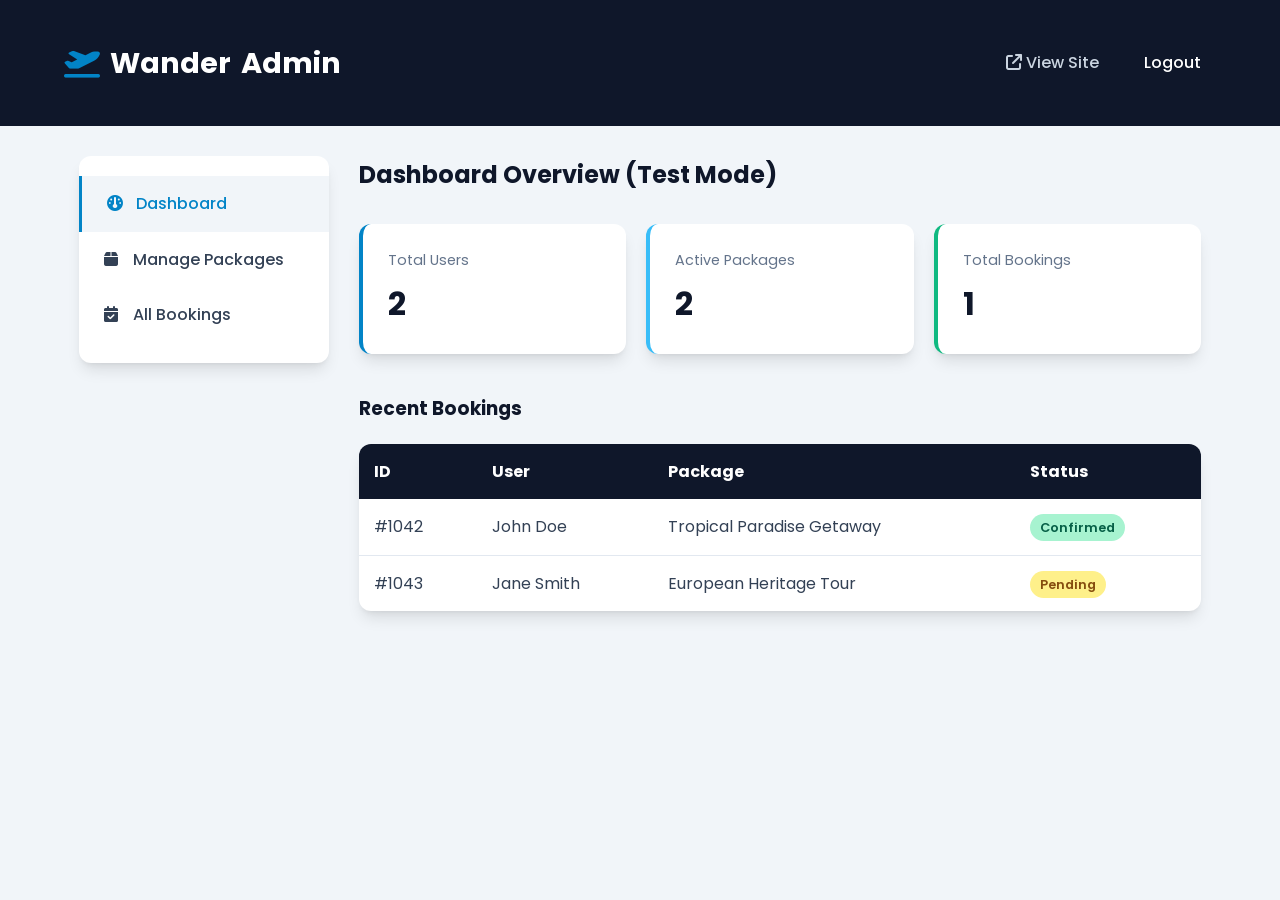
<file: admin_dashboard.html>
<!DOCTYPE html>
<html lang="en">
<head>
    <meta charset="UTF-8">
    <meta name="viewport" content="width=device-width, initial-scale=1.0">
    <title>Admin Dashboard - Wanderlust</title>
    <link rel="stylesheet" href="https://cdnjs.cloudflare.com/ajax/libs/font-awesome/6.4.0/css/all.min.css">
    <link rel="stylesheet" href="assets/css/style.css">
</head>
<body style="background: var(--bg-light);">

    <nav class="navbar" style="background-color: var(--primary-color); position: sticky;">
        <div class="container nav-container" style="padding: 15px 0;">
            <a href="admin_dashboard.html" class="logo" style="color: var(--white);">
                <i class="fa-solid fa-plane-departure" style="color: var(--secondary-color);"></i> Wander<span style="color: var(--white);">Admin</span>
            </a>
            <ul class="nav-links">
                <li><a href="index.html" target="_blank" style="color: #cbd5e1;"><i class="fa-solid fa-arrow-up-right-from-square"></i> View Site</a></li>
                <li><a href="index.html" class="btn btn-danger btn-sm" style="padding: 8px 15px;">Logout</a></li>
            </ul>
        </div>
    </nav>

    <div class="dashboard-layout container" style="margin-top: 30px; display: flex; gap: 30px;">
        <div class="sidebar" style="border-radius: var(--border-radius); width: 250px; background: var(--white); box-shadow: var(--shadow); padding: 20px 0; align-self: start;">
            <div class="sidebar-menu" style="display: flex; flex-direction: column;">
                <a href="admin_dashboard.html" style="padding: 15px 25px; color: var(--secondary-color); font-weight: 500; background: var(--bg-light); border-left: 3px solid var(--secondary-color);"><i class="fa-solid fa-gauge" style="width: 25px;"></i> Dashboard</a>
                <a href="admin_packages.html" style="padding: 15px 25px; color: var(--text-dark); font-weight: 500;"><i class="fa-solid fa-box" style="width: 25px;"></i> Manage Packages</a>
                <a href="admin_bookings.html" style="padding: 15px 25px; color: var(--text-dark); font-weight: 500;"><i class="fa-solid fa-calendar-check" style="width: 25px;"></i> All Bookings</a>
            </div>
        </div>
        
        <div class="dashboard-content" style="flex: 1;">
            <h2 style="color: var(--primary-color); margin-bottom: 30px;">Dashboard Overview (Test Mode)</h2>
            
            <div style="display: grid; grid-template-columns: repeat(auto-fit, minmax(200px, 1fr)); gap: 20px; margin-bottom: 40px;">
                <div style="background-color: var(--white); padding: 25px; border-radius: var(--border-radius); box-shadow: var(--shadow); border-left: 4px solid var(--secondary-color);">
                    <div style="color: #64748b; font-size: 0.9rem; margin-bottom: 5px;">Total Users</div>
                    <div style="font-size: 2rem; font-weight: 700; color: var(--primary-color);">2</div>
                </div>
                <div style="background-color: var(--white); padding: 25px; border-radius: var(--border-radius); box-shadow: var(--shadow); border-left: 4px solid var(--accent-color);">
                    <div style="color: #64748b; font-size: 0.9rem; margin-bottom: 5px;">Active Packages</div>
                    <div style="font-size: 2rem; font-weight: 700; color: var(--primary-color);">2</div>
                </div>
                <div style="background-color: var(--white); padding: 25px; border-radius: var(--border-radius); box-shadow: var(--shadow); border-left: 4px solid var(--success);">
                    <div style="color: #64748b; font-size: 0.9rem; margin-bottom: 5px;">Total Bookings</div>
                    <div style="font-size: 2rem; font-weight: 700; color: var(--primary-color);">1</div>
                </div>
            </div>
            
            <h3 style="margin-bottom: 20px; color: var(--primary-color);">Recent Bookings</h3>
            <div style="background: var(--white); border-radius: var(--border-radius); box-shadow: var(--shadow); overflow: hidden;">
                <table style="width: 100%; border-collapse: collapse; text-align: left;">
                    <thead>
                        <tr style="background: var(--primary-color); color: var(--white);">
                            <th style="padding: 15px;">ID</th>
                            <th style="padding: 15px;">User</th>
                            <th style="padding: 15px;">Package</th>
                            <th style="padding: 15px;">Status</th>
                        </tr>
                    </thead>
                    <tbody>
                        <tr style="border-bottom: 1px solid #e2e8f0;">
                            <td style="padding: 15px;">#1042</td>
                            <td style="padding: 15px;">John Doe</td>
                            <td style="padding: 15px;">Tropical Paradise Getaway</td>
                            <td style="padding: 15px;"><span style="background: #a7f3d0; color: #065f46; padding: 5px 10px; border-radius: 20px; font-size: 0.8rem; font-weight: 600;">Confirmed</span></td>
                        </tr>
                        <tr>
                            <td style="padding: 15px;">#1043</td>
                            <td style="padding: 15px;">Jane Smith</td>
                            <td style="padding: 15px;">European Heritage Tour</td>
                            <td style="padding: 15px;"><span style="background: #fef08a; color: #854d0e; padding: 5px 10px; border-radius: 20px; font-size: 0.8rem; font-weight: 600;">Pending</span></td>
                        </tr>
                    </tbody>
                </table>
            </div>
        </div>
    </div>

</body>
</html>
</file>
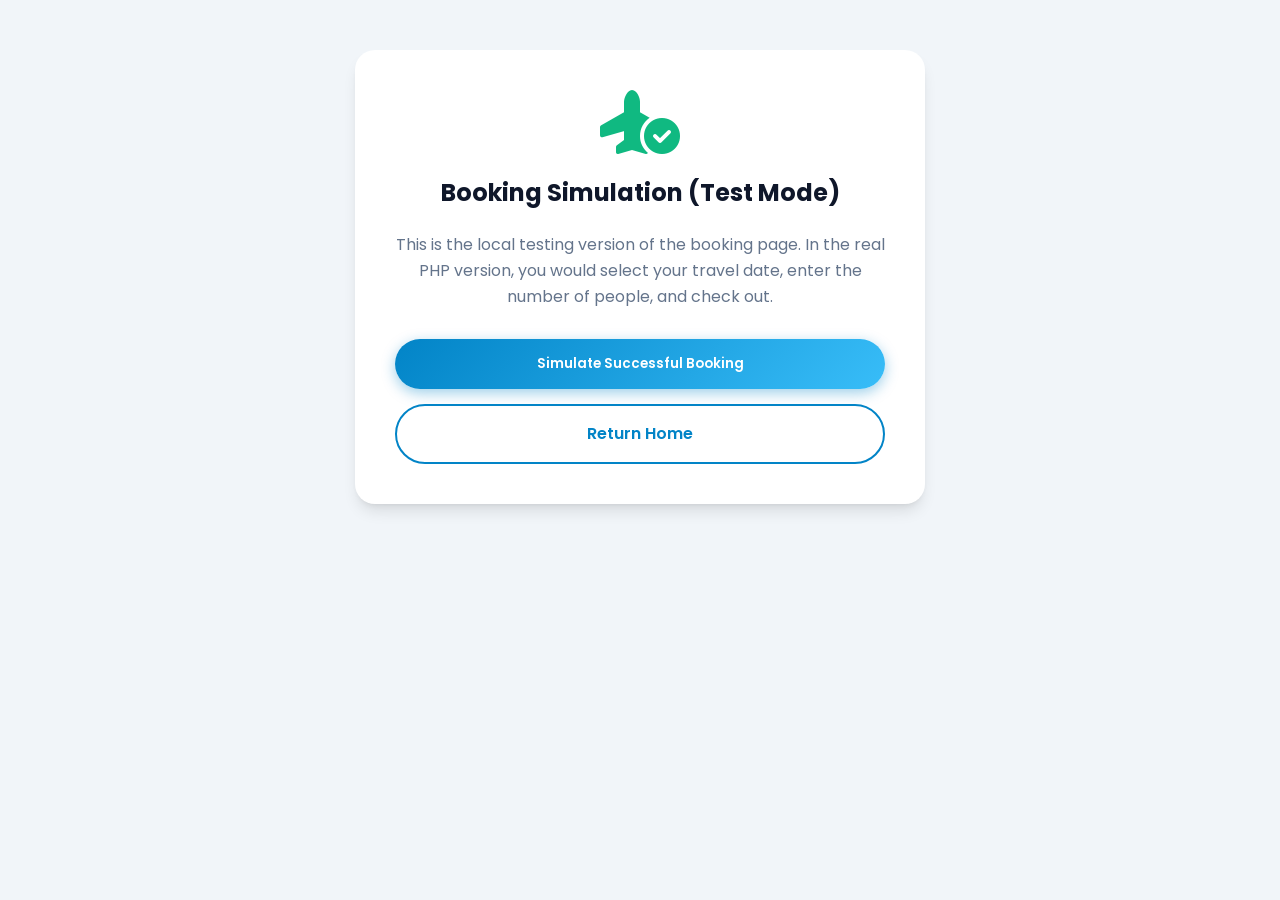
<file: book.html>
<!DOCTYPE html>
<html lang="en">
<head>
    <meta charset="UTF-8">
    <meta name="viewport" content="width=device-width, initial-scale=1.0">
    <title>Book Package - Wanderlust</title>
    <link rel="stylesheet" href="https://cdnjs.cloudflare.com/ajax/libs/font-awesome/6.4.0/css/all.min.css">
    <link rel="stylesheet" href="assets/css/style.css">
</head>
<body style="background: var(--bg-light); padding-top: 50px;">

    <div class="container" style="max-width: 600px; margin: 0 auto;">
        <div style="background: var(--white); padding: 40px; border-radius: 20px; box-shadow: var(--shadow); text-align: center;">
            <i class="fa-solid fa-plane-circle-check" style="font-size: 4rem; color: var(--success); margin-bottom: 20px;"></i>
            <h2 style="color: var(--primary-color); margin-bottom: 20px;">Booking Simulation (Test Mode)</h2>
            <p style="color: #64748b; margin-bottom: 30px;">This is the local testing version of the booking page. In the real PHP version, you would select your travel date, enter the number of people, and check out.</p>
            
            <button onclick="simulateBooking()" class="btn btn-primary" style="width: 100%; padding: 15px;">Simulate Successful Booking</button>
            <a href="index.html" class="btn btn-outline" style="width: 100%; padding: 15px; margin-top: 15px; border-color: var(--secondary-color); color: var(--secondary-color);">Return Home</a>
            
            <div id="success-msg" style="display: none; margin-top: 20px; padding: 15px; background: #d1fae5; color: #065f46; border-radius: 8px;">
                ✅ Booking Confirmed Successfully!
            </div>
        </div>
    </div>

    <script>
        function simulateBooking() {
            document.getElementById('success-msg').style.display = 'block';
        }
    </script>
</body>
</html>
</file>
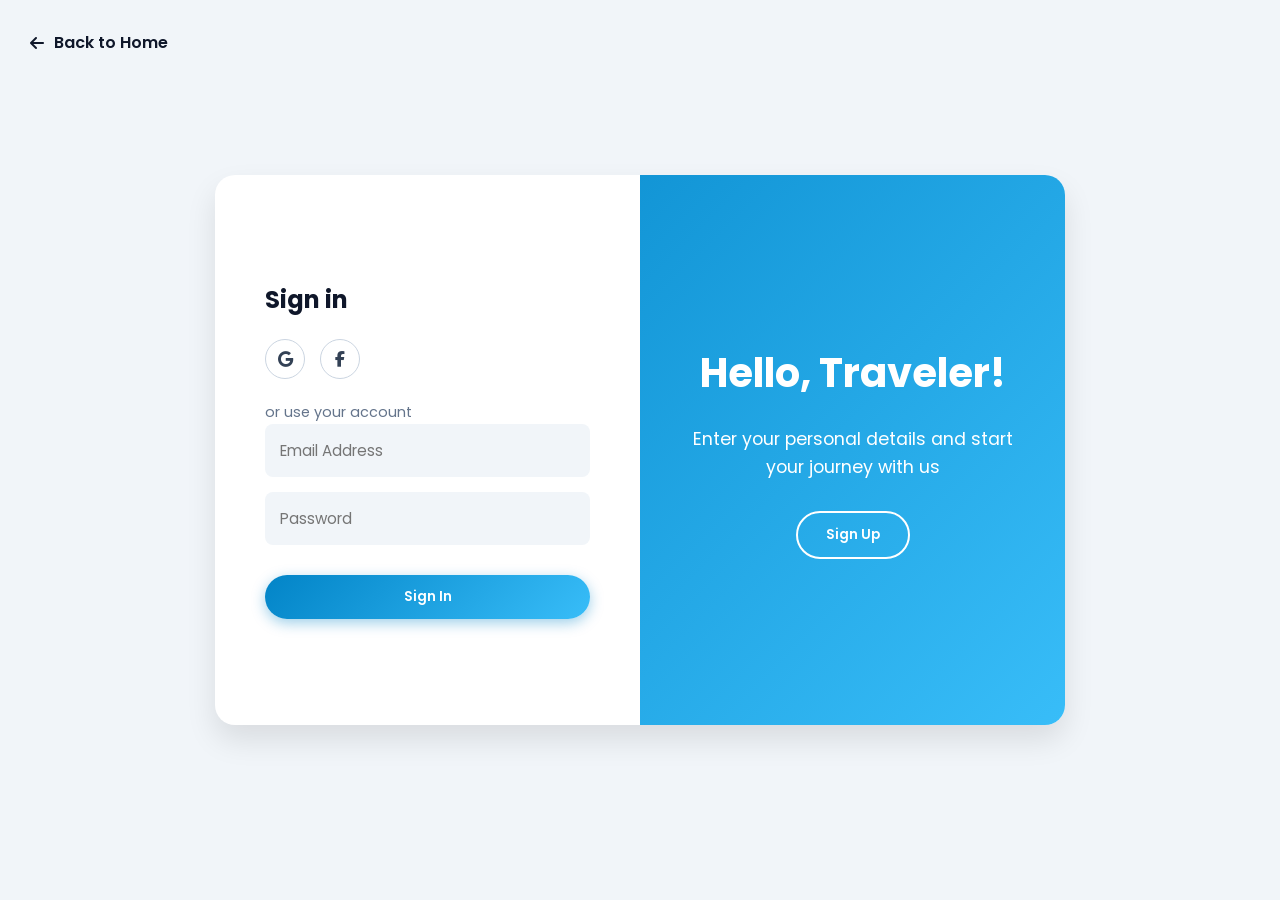
<file: login.html>
<!DOCTYPE html>
<html lang="en">
<head>
    <meta charset="UTF-8">
    <meta name="viewport" content="width=device-width, initial-scale=1.0">
    <title>Login / Register - Wanderlust</title>
    <link rel="stylesheet" href="https://cdnjs.cloudflare.com/ajax/libs/font-awesome/6.4.0/css/all.min.css">
    <link rel="stylesheet" href="assets/css/style.css">
    <style>
        .auth-container {
            position: relative;
            width: 100%;
            max-width: 850px;
            height: 550px;
            background: var(--white);
            border-radius: 20px;
            box-shadow: 0 15px 30px rgba(0,0,0,0.1);
            overflow: hidden;
            display: flex;
        }

        .auth-form-container {
            position: absolute;
            top: 0;
            height: 100%;
            transition: all 0.6s ease-in-out;
            padding: 50px;
            display: flex;
            flex-direction: column;
            justify-content: center;
        }

        .sign-in-container {
            left: 0;
            width: 50%;
            z-index: 2;
        }

        .sign-up-container {
            left: 0;
            width: 50%;
            opacity: 0;
            z-index: 1;
        }

        .auth-container.right-panel-active .sign-in-container {
            transform: translateX(100%);
            opacity: 0;
            z-index: 1;
        }

        .auth-container.right-panel-active .sign-up-container {
            transform: translateX(100%);
            opacity: 1;
            z-index: 5;
            animation: show 0.6s;
        }

        @keyframes show {
            0%, 49.99% { opacity: 0; z-index: 1; }
            50%, 100% { opacity: 1; z-index: 5; }
        }

        .overlay-container {
            position: absolute;
            top: 0;
            left: 50%;
            width: 50%;
            height: 100%;
            overflow: hidden;
            transition: transform 0.6s ease-in-out;
            z-index: 100;
        }

        .auth-container.right-panel-active .overlay-container {
            transform: translateX(-100%);
        }

        .overlay {
            background: linear-gradient(135deg, var(--secondary-color), var(--accent-color));
            background-repeat: no-repeat;
            background-size: cover;
            background-position: 0 0;
            color: var(--white);
            position: relative;
            left: -100%;
            height: 100%;
            width: 200%;
            transform: translateX(0);
            transition: transform 0.6s ease-in-out;
            display: flex;
        }

        .auth-container.right-panel-active .overlay {
            transform: translateX(50%);
        }

        .overlay-panel {
            position: absolute;
            display: flex;
            align-items: center;
            justify-content: center;
            flex-direction: column;
            padding: 0 40px;
            text-align: center;
            top: 0;
            height: 100%;
            width: 50%;
            transform: translateX(0);
            transition: transform 0.6s ease-in-out;
        }

        .overlay-left {
            transform: translateX(-20%);
        }

        .auth-container.right-panel-active .overlay-left {
            transform: translateX(0);
        }

        .overlay-right {
            right: 0;
            transform: translateX(0);
        }

        .auth-container.right-panel-active .overlay-right {
            transform: translateX(20%);
        }

        .auth-form h2 { color: var(--primary-color); margin-bottom: 20px; font-weight: 700; }
        .auth-form input { background-color: var(--bg-light); border: none; padding: 15px; margin-bottom: 15px; width: 100%; border-radius: 8px; font-size: 0.95rem; }
        .auth-form input:focus { outline: none; box-shadow: 0 0 0 2px var(--secondary-color); }
        .ghost-btn { background: transparent; border: 2px solid var(--white); color: var(--white); }
        
        .social-container { display: flex; gap: 15px; margin: 20px 0; }
        .social-container a { border: 1px solid #cbd5e1; border-radius: 50%; display: inline-flex; justify-content: center; align-items: center; width: 40px; height: 40px; color: var(--text-dark); transition: var(--transition); }
        .social-container a:hover { color: var(--secondary-color); border-color: var(--secondary-color); transform: translateY(-3px); }

        @media (max-width: 768px) {
            .auth-container { flex-direction: column; height: auto; max-width: 400px; }
            .auth-form-container { position: relative; width: 100%; height: auto; opacity: 1; transform: none !important; z-index: 1 !important; display: none; }
            .auth-form-container.active-mobile { display: flex; }
            .overlay-container { display: none; }
            .mobile-toggle { display: block; text-align: center; margin-top: 20px; color: var(--secondary-color); cursor: pointer; font-weight: 600; }
        }
        .mobile-toggle { display: none; }
    </style>
</head>
<body style="background: var(--bg-light); display: flex; align-items: center; justify-content: center; height: 100vh; margin: 0; padding: 20px;">

    <!-- Home Button -->
    <a href="index.html" style="position: absolute; top: 30px; left: 30px; color: var(--primary-color); font-weight: 600; display: flex; align-items: center; gap: 10px;">
        <i class="fa-solid fa-arrow-left"></i> Back to Home
    </a>

    <div class="auth-container" id="container">
        
        <!-- Sign Up Form -->
        <div class="auth-form-container sign-up-container" id="signup-panel">
            <form class="auth-form" onsubmit="simulateRegister(event)">
                <h2>Create Account</h2>
                <div class="social-container">
                    <a href="#"><i class="fa-brands fa-google"></i></a>
                    <a href="#"><i class="fa-brands fa-facebook-f"></i></a>
                </div>
                <span style="color: #64748b; font-size: 0.9rem; margin-bottom: 15px;">or use your email for registration</span>
                <input type="text" id="reg-name" placeholder="Full Name" required />
                <input type="email" id="reg-email" placeholder="Email Address" required />
                <input type="password" id="reg-password" placeholder="Password" required />
                <button type="submit" class="btn btn-primary" style="width: 100%; margin-top: 10px;">Sign Up</button>
                <div class="mobile-toggle" onclick="toggleMobile()">Already have an account? Sign In</div>
            </form>
        </div>
        
        <!-- Sign In Form -->
        <div class="auth-form-container sign-in-container active-mobile" id="signin-panel">
            <form class="auth-form" onsubmit="simulateLogin(event)">
                <h2>Sign in</h2>
                <div class="social-container">
                    <a href="#"><i class="fa-brands fa-google"></i></a>
                    <a href="#"><i class="fa-brands fa-facebook-f"></i></a>
                </div>
                <span style="color: #64748b; font-size: 0.9rem; margin-bottom: 15px;">or use your account</span>
                <input type="email" id="log-email" placeholder="Email Address" required />
                <input type="password" id="log-password" placeholder="Password" required />
                <button type="submit" class="btn btn-primary" style="width: 100%; margin-top: 15px;">Sign In</button>
                <div class="mobile-toggle" onclick="toggleMobile()">Don't have an account? Sign Up</div>
            </form>
        </div>
        
        <!-- Overlay for Animation (Desktop only) -->
        <div class="overlay-container">
            <div class="overlay">
                <div class="overlay-panel overlay-left">
                    <h2 style="font-size: 2.5rem; margin-bottom: 20px;">Welcome Back!</h2>
                    <p style="font-size: 1.1rem; margin-bottom: 30px;">To keep connected with us please login with your personal info</p>
                    <button class="btn ghost-btn" id="signInBtn">Sign In</button>
                </div>
                <div class="overlay-panel overlay-right">
                    <h2 style="font-size: 2.5rem; margin-bottom: 20px;">Hello, Traveler!</h2>
                    <p style="font-size: 1.1rem; margin-bottom: 30px;">Enter your personal details and start your journey with us</p>
                    <button class="btn ghost-btn" id="signUpBtn">Sign Up</button>
                </div>
            </div>
        </div>
    </div>

    <script>
        // Desktop Animation Toggle
        const signUpBtn = document.getElementById('signUpBtn');
        const signInBtn = document.getElementById('signInBtn');
        const container = document.getElementById('container');

        signUpBtn.addEventListener('click', () => {
            container.classList.add("right-panel-active");
        });

        signInBtn.addEventListener('click', () => {
            container.classList.remove("right-panel-active");
        });

        // Mobile Animation Toggle
        function toggleMobile() {
            const signup = document.getElementById('signup-panel');
            const signin = document.getElementById('signin-panel');
            if (signin.classList.contains('active-mobile')) {
                signin.classList.remove('active-mobile');
                signup.classList.add('active-mobile');
            } else {
                signup.classList.remove('active-mobile');
                signin.classList.add('active-mobile');
            }
        }

        // Authentication Logic using LocalStorage
        function simulateRegister(e) {
            e.preventDefault();
            const name = document.getElementById('reg-name').value;
            const email = document.getElementById('reg-email').value;
            const password = document.getElementById('reg-password').value;

            let users = JSON.parse(localStorage.getItem('mockUsers')) || [];
            
            if(users.find(u => u.email === email)) {
                alert("Email already exists! Please Sign In.");
                return;
            }

            users.push({ name, email, password, role: 'user' });
            localStorage.setItem('mockUsers', JSON.stringify(users));
            
            // Auto login after register
            localStorage.setItem('currentUser', JSON.stringify({ name, email, role: 'user' }));
            
            alert("Registration successful! Welcome to Wanderlust.");
            window.location.href = "index.html";
        }

        function simulateLogin(e) {
            e.preventDefault();
            const email = document.getElementById('log-email').value;
            const password = document.getElementById('log-password').value;

            // Check for hardcoded admin
            if(email === 'admin@admin.com' && password === 'admin123') {
                localStorage.setItem('currentUser', JSON.stringify({ name: 'System Admin', email, role: 'admin' }));
                alert("Admin Login successful!");
                window.location.href = "admin_dashboard.html";
                return;
            }

            let users = JSON.parse(localStorage.getItem('mockUsers')) || [];
            const user = users.find(u => u.email === email && u.password === password);

            if(user) {
                localStorage.setItem('currentUser', JSON.stringify({ name: user.name, email: user.email, role: user.role }));
                
                // Redirect logic based on role
                if (user.role === 'admin') {
                    alert("Admin User Detected! Redirecting to Admin Dashboard.");
                    window.location.href = "admin_dashboard.html";
                } else {
                    alert("User Login successful! Redirecting to Home Page.");
                    window.location.href = "index.html";
                }
            } else {
                alert("Invalid email or password. Please try again.");
            }
        }
    </script>
</body>
</html>
</file>
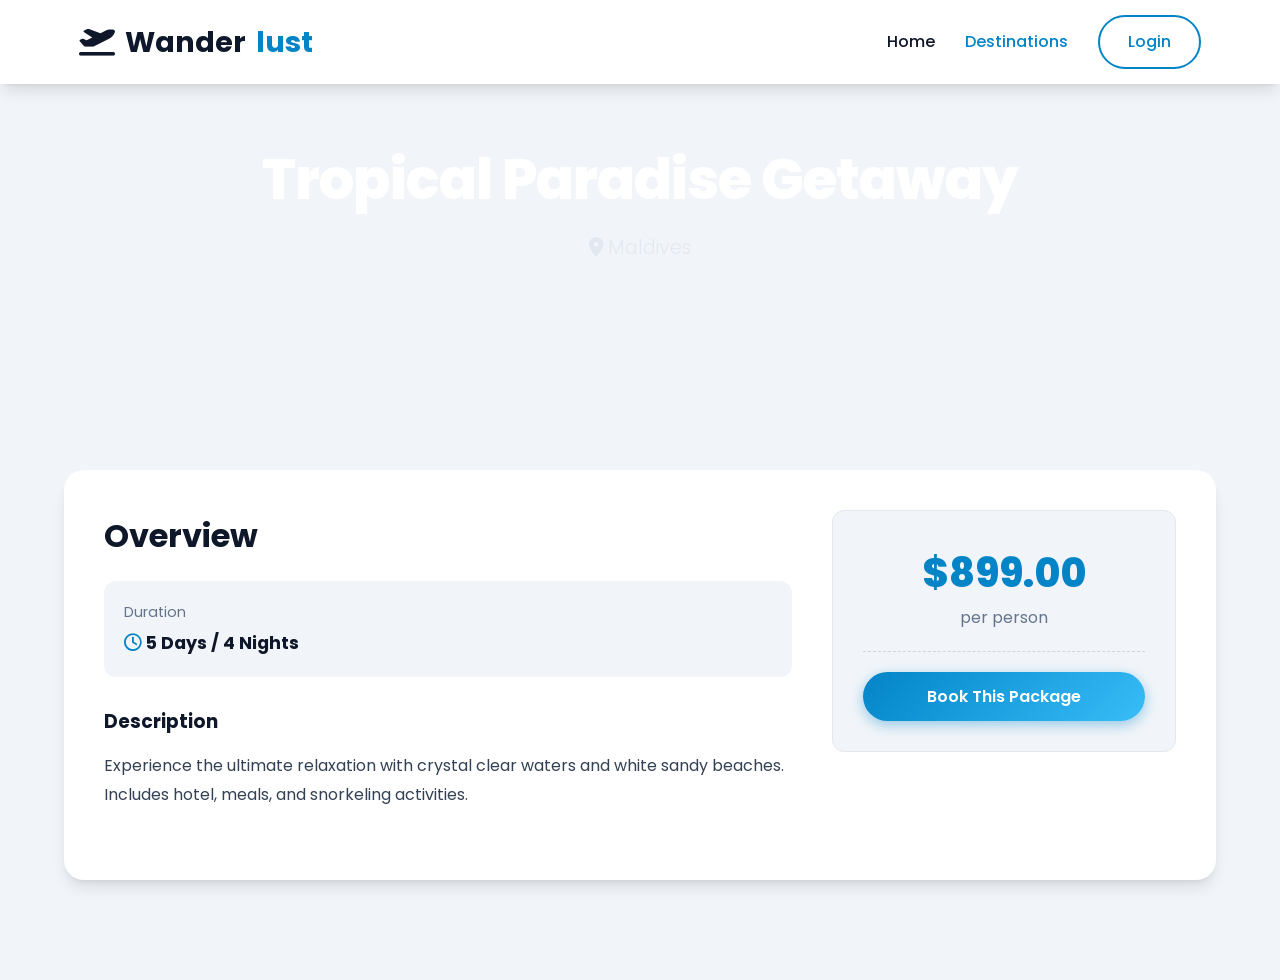
<file: package_details.html>
<!DOCTYPE html>
<html lang="en">
<head>
    <meta charset="UTF-8">
    <meta name="viewport" content="width=device-width, initial-scale=1.0">
    <title>Package Details - Wanderlust</title>
    <link rel="stylesheet" href="https://cdnjs.cloudflare.com/ajax/libs/font-awesome/6.4.0/css/all.min.css">
    <link rel="stylesheet" href="assets/css/style.css">
</head>
<body>

    <nav class="navbar scrolled">
        <div class="container nav-container">
            <a href="index.html" class="logo" style="color: var(--primary-color);">
                <i class="fa-solid fa-plane-departure"></i> Wander<span style="color: var(--secondary-color);">lust</span>
            </a>
            <ul class="nav-links">
                <li><a href="index.html" style="color: var(--primary-color);">Home</a></li>
                <li><a href="packages.html" style="color: var(--secondary-color);">Destinations</a></li>
                <li><a href="login.html" class="btn btn-outline" style="border-color: var(--secondary-color); color: var(--secondary-color);">Login</a></li>
            </ul>
        </div>
    </nav>

    <div class="hero" style="height: 50vh; background-image: url('https://images.unsplash.com/photo-1514282401047-d79a71a590e8?w=1600&q=80');">
        <div class="hero-content" style="transform: translateY(0); opacity: 1;">
            <h1 style="font-size: 3.5rem;">Tropical Paradise Getaway</h1>
            <p><i class="fa-solid fa-location-dot"></i> Maldives</p>
        </div>
    </div>

    <div class="container section">
        <div class="animate-show" style="display: flex; flex-wrap: wrap; gap: 40px; background: var(--white); padding: 40px; border-radius: 20px; box-shadow: var(--shadow); margin-top: -80px; position: relative; z-index: 10;">
            <div style="flex: 2; min-width: 300px;">
                <h2 style="color: var(--primary-color); margin-bottom: 20px; font-size: 2rem;">Overview</h2>
                <div style="display: flex; gap: 30px; margin-bottom: 30px; padding: 20px; background: var(--bg-light); border-radius: var(--border-radius);">
                    <div>
                        <span style="display: block; color: #64748b; font-size: 0.9rem; margin-bottom: 5px;">Duration</span>
                        <strong style="color: var(--primary-color); font-size: 1.1rem;"><i class="fa-regular fa-clock" style="color: var(--secondary-color);"></i> 5 Days / 4 Nights</strong>
                    </div>
                </div>
                <h3 style="margin-bottom: 15px; color: var(--primary-color);">Description</h3>
                <p style="margin-bottom: 30px; line-height: 1.8; color: var(--text-dark);">Experience the ultimate relaxation with crystal clear waters and white sandy beaches. Includes hotel, meals, and snorkeling activities.</p>
            </div>
            
            <div style="flex: 1; min-width: 300px;">
                <div style="background: var(--bg-light); padding: 30px; border-radius: var(--border-radius); border: 1px solid #e2e8f0; position: sticky; top: 100px;">
                    <div style="font-size: 2.5rem; font-weight: 800; color: var(--secondary-color); margin-bottom: 20px; text-align: center;">
                        $899.00 <span style="font-size: 1rem; color: #64748b; font-weight: normal; display: block;">per person</span>
                    </div>
                    <hr style="border: none; border-top: 1px dashed #cbd5e1; margin-bottom: 20px;">
                    
                    <div style="text-align: center;" id="booking-section">
                        <a href="book.html" class="btn btn-primary" style="width: 100%;">Book This Package</a>
                    </div>
                </div>
            </div>
        </div>
    </div>

</body>
</html>
</file>
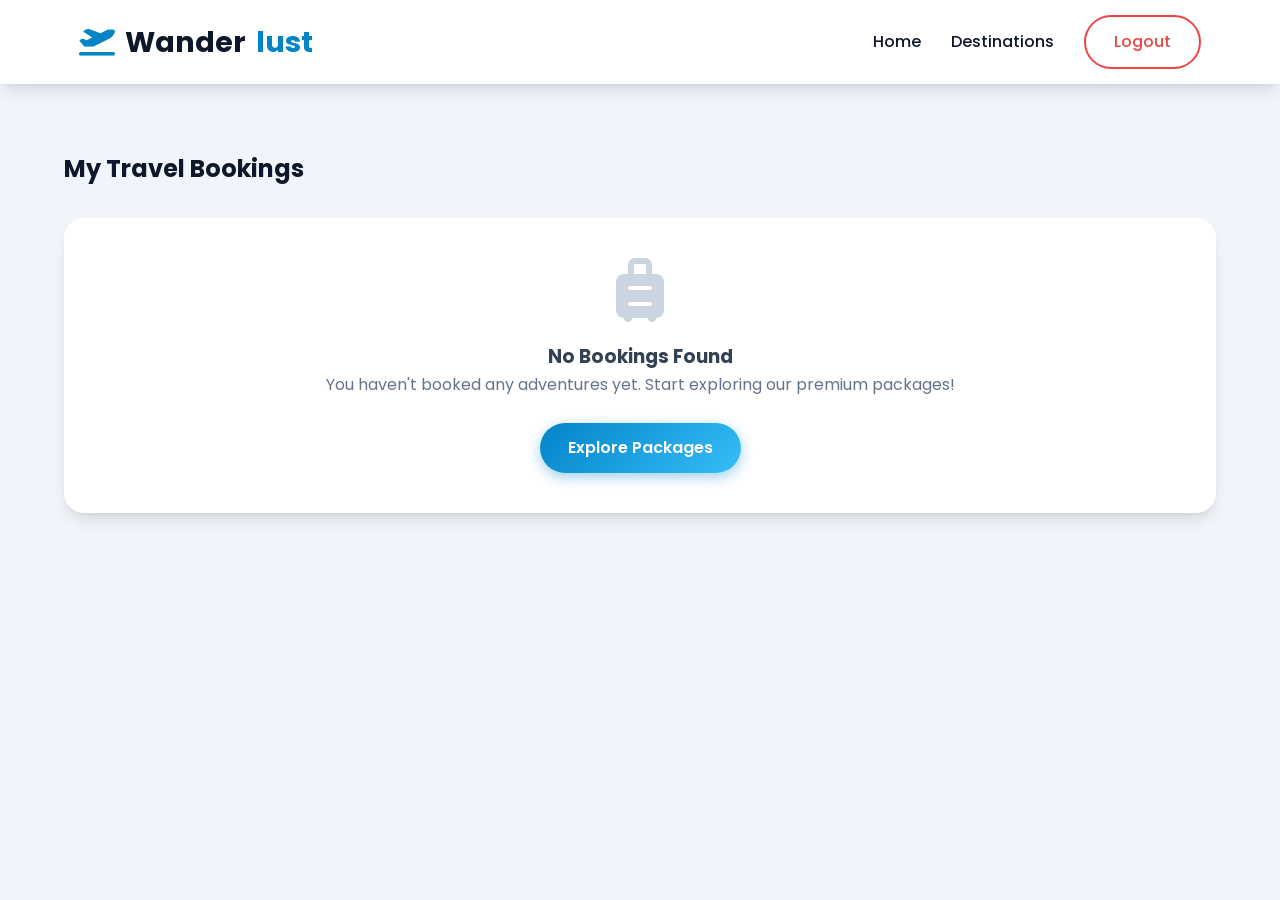
<file: user_dashboard.html>
<!DOCTYPE html>
<html lang="en">
<head>
    <meta charset="UTF-8">
    <meta name="viewport" content="width=device-width, initial-scale=1.0">
    <title>My Bookings - Wanderlust</title>
    <link rel="stylesheet" href="https://cdnjs.cloudflare.com/ajax/libs/font-awesome/6.4.0/css/all.min.css">
    <link rel="stylesheet" href="assets/css/style.css">
</head>
<body style="background: var(--bg-light);">

    <nav class="navbar scrolled">
        <div class="container nav-container">
            <a href="index.html" class="logo" style="color: var(--primary-color);">
                <i class="fa-solid fa-plane-departure" style="color: var(--secondary-color);"></i> Wander<span style="color: var(--secondary-color);">lust</span>
            </a>
            <ul class="nav-links">
                <li><a href="index.html">Home</a></li>
                <li><a href="packages.html">Destinations</a></li>
                <li><a href="#" onclick="logout()" class="btn btn-outline" style="border-color: var(--danger); color: var(--danger);">Logout</a></li>
            </ul>
        </div>
    </nav>

    <div class="container section" style="margin-top: 50px;">
        <h2 style="color: var(--primary-color); margin-bottom: 30px;">My Travel Bookings</h2>
        
        <div style="background: var(--white); padding: 40px; border-radius: 20px; box-shadow: var(--shadow); text-align: center;" id="no-bookings">
            <i class="fa-solid fa-suitcase-rolling" style="font-size: 4rem; color: #cbd5e1; margin-bottom: 20px;"></i>
            <h3>No Bookings Found</h3>
            <p style="color: #64748b; margin-bottom: 25px;">You haven't booked any adventures yet. Start exploring our premium packages!</p>
            <a href="packages.html" class="btn btn-primary">Explore Packages</a>
        </div>

        <div style="display: none; background: var(--white); border-radius: var(--border-radius); box-shadow: var(--shadow); overflow: hidden;" id="bookings-table">
            <table style="width: 100%; border-collapse: collapse; text-align: left;">
                <thead>
                    <tr style="background: var(--primary-color); color: var(--white);">
                        <th style="padding: 15px;">Package</th>
                        <th style="padding: 15px;">Date</th>
                        <th style="padding: 15px;">Persons</th>
                        <th style="padding: 15px;">Status</th>
                    </tr>
                </thead>
                <tbody id="user-bookings-list">
                    <!-- Bookings will appear here if simulated -->
                </tbody>
            </table>
        </div>
    </div>

    <script src="assets/js/main.js"></script>
    <script>
        function logout() {
            localStorage.removeItem('currentUser');
            window.location.href = 'index.html';
        }
    </script>
</body>
</html>
</file>
<file: assets/css/style.css>
/* assets/css/style.css - Appended animation styles */
@import url('https://fonts.googleapis.com/css2?family=Poppins:wght@300;400;500;600;700&display=swap');

:root {
    --primary-color: #0f172a;
    --secondary-color: #0284c7;
    --accent-color: #38bdf8;
    --text-dark: #334155;
    --text-light: #f8fafc;
    --bg-light: #f1f5f9;
    --white: #ffffff;
    --danger: #ef4444;
    --success: #10b981;
    --border-radius: 12px;
    --shadow: 0 10px 15px -3px rgb(0 0 0 / 0.1), 0 4px 6px -4px rgb(0 0 0 / 0.1);
    --transition: all 0.3s cubic-bezier(0.4, 0, 0.2, 1);
}

* { margin: 0; padding: 0; box-sizing: border-box; font-family: 'Poppins', sans-serif; }
body { background-color: var(--bg-light); color: var(--text-dark); line-height: 1.6; }
a { text-decoration: none; color: inherit; }
ul { list-style: none; }
.container { width: 90%; max-width: 1200px; margin: 0 auto; padding: 0 15px; }

/* Dynamic Navbar */
.navbar {
    position: fixed;
    top: 0; width: 100%; z-index: 1000;
    padding: 25px 0;
    background-color: transparent;
    transition: var(--transition);
}
.navbar.scrolled {
    background-color: rgba(255, 255, 255, 0.95);
    backdrop-filter: blur(10px);
    padding: 15px 0;
    box-shadow: var(--shadow);
}
.navbar.scrolled .logo, .navbar.scrolled .nav-links a { color: var(--primary-color); }
.logo { font-size: 1.8rem; font-weight: 700; color: var(--white); transition: var(--transition); display: flex; align-items: center; gap: 10px; }
.logo span { color: var(--accent-color); }
.navbar.scrolled .logo span { color: var(--secondary-color); }

.nav-container { display: flex; justify-content: space-between; align-items: center; }
.nav-links { display: flex; gap: 30px; align-items: center; }
.nav-links a { color: var(--white); font-weight: 500; transition: var(--transition); }
.nav-links a:hover { color: var(--accent-color); }
.navbar.scrolled .nav-links a:hover { color: var(--secondary-color); }

.btn { padding: 12px 28px; border-radius: 50px; font-weight: 600; cursor: pointer; transition: var(--transition); border: none; display: inline-block; }
.btn-primary { background: linear-gradient(135deg, var(--secondary-color), var(--accent-color)); color: var(--white); box-shadow: 0 4px 14px 0 rgba(2, 132, 199, 0.39); }
.btn-primary:hover { transform: translateY(-3px); box-shadow: 0 6px 20px rgba(2, 132, 199, 0.23); }
.btn-outline { border: 2px solid var(--white); color: var(--white); background: transparent; }
.btn-outline:hover { background-color: var(--white); color: var(--primary-color); }
.navbar.scrolled .btn-outline { border-color: var(--secondary-color); color: var(--secondary-color); }
.navbar.scrolled .btn-outline:hover { background-color: var(--secondary-color); color: var(--white); }

/* Hero Section with Animation */
.hero {
    height: 100vh;
    background: linear-gradient(rgba(15, 23, 42, 0.6), rgba(15, 23, 42, 0.8)), url('https://images.unsplash.com/photo-1476514525535-07fb3b4ae5f1?w=1600&q=80') center/cover no-repeat;
    background-attachment: fixed;
    display: flex; align-items: center; text-align: center; color: var(--white);
}
.hero-content { max-width: 800px; margin: 0 auto; animation: fadeDown 1s ease-out forwards; opacity: 0; transform: translateY(-30px); }
.hero h1 { font-size: 4rem; font-weight: 800; margin-bottom: 20px; line-height: 1.2; letter-spacing: -1px; }
.hero p { font-size: 1.2rem; margin-bottom: 40px; color: #e2e8f0; font-weight: 300; }

/* Sections */
.section { padding: 100px 0; }
.section-title { text-align: center; font-size: 2.8rem; color: var(--primary-color); margin-bottom: 60px; font-weight: 700; }
.section-title::after { content: ''; display: block; width: 60px; height: 4px; background: linear-gradient(90deg, var(--secondary-color), var(--accent-color)); margin: 20px auto 0; border-radius: 2px; }

/* Cards */
.grid-3 { display: grid; grid-template-columns: repeat(auto-fit, minmax(320px, 1fr)); gap: 40px; }
.card { background-color: var(--white); border-radius: 20px; overflow: hidden; box-shadow: var(--shadow); transition: var(--transition); border: 1px solid rgba(255,255,255,0.2); }
.card:hover { transform: translateY(-15px) scale(1.02); box-shadow: 0 25px 30px -5px rgb(0 0 0 / 0.15); }
.card-img-container { overflow: hidden; position: relative; }
.card-img { height: 280px; width: 100%; object-fit: cover; transition: transform 0.5s ease; }
.card:hover .card-img { transform: scale(1.1); }
.card-content { padding: 30px; }
.card-title { font-size: 1.4rem; color: var(--primary-color); margin-bottom: 15px; font-weight: 700; }
.card-info { display: flex; justify-content: space-between; margin-bottom: 20px; font-size: 0.95rem; color: #64748b; font-weight: 500; }
.card-price { font-size: 1.8rem; font-weight: 800; color: var(--secondary-color); margin-bottom: 25px; }

/* Footer */
.footer { background-color: var(--primary-color); color: var(--white); padding: 80px 0 30px; }
.footer-grid { display: grid; grid-template-columns: repeat(auto-fit, minmax(250px, 1fr)); gap: 50px; margin-bottom: 50px; }

/* JS Animations Classes */
.animate-on-scroll { opacity: 0; transform: translateY(40px); transition: opacity 0.8s ease-out, transform 0.8s ease-out; }
.animate-show { opacity: 1; transform: translateY(0); }

/* Keyframes */
@keyframes fadeDown {
    to { opacity: 1; transform: translateY(0); }
}
</file>
